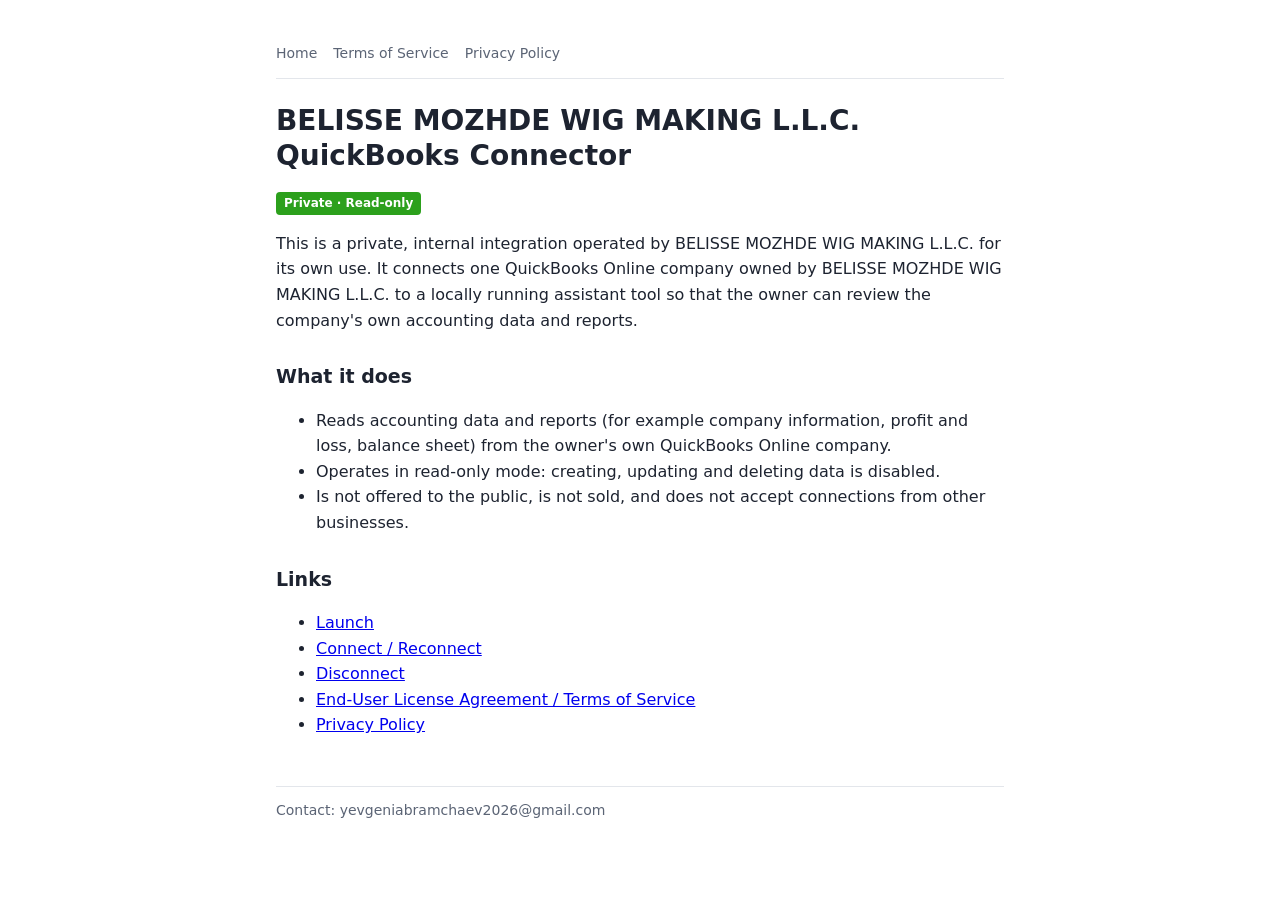
<file: index.html>
<!doctype html>
<html lang="en">
<head>
<meta charset="utf-8">
<meta name="viewport" content="width=device-width, initial-scale=1">
<title>BELISSE MOZHDE WIG MAKING L.L.C. QuickBooks Connector</title>
<link rel="stylesheet" href="style.css">
</head>
<body>
<main>
<header><a href="index.html">Home</a><a href="eula.html">Terms of Service</a><a href="privacy.html">Privacy Policy</a></header>
<h1>BELISSE MOZHDE WIG MAKING L.L.C. QuickBooks Connector</h1>
<p><span class="badge">Private · Read-only</span></p>
<p>This is a private, internal integration operated by BELISSE MOZHDE WIG MAKING L.L.C. for its own use. It connects one QuickBooks Online company owned by BELISSE MOZHDE WIG MAKING L.L.C. to a locally running assistant tool so that the owner can review the company's own accounting data and reports.</p>
<h2>What it does</h2>
<ul>
<li>Reads accounting data and reports (for example company information, profit and loss, balance sheet) from the owner's own QuickBooks Online company.</li>
<li>Operates in read-only mode: creating, updating and deleting data is disabled.</li>
<li>Is not offered to the public, is not sold, and does not accept connections from other businesses.</li>
</ul>
<h2>Links</h2>
<ul>
<li><a href="launch.html">Launch</a></li>
<li><a href="connect.html">Connect / Reconnect</a></li>
<li><a href="disconnect.html">Disconnect</a></li>
<li><a href="eula.html">End-User License Agreement / Terms of Service</a></li>
<li><a href="privacy.html">Privacy Policy</a></li>
</ul>
<footer>Contact: yevgeniabramchaev2026@gmail.com</footer>
</main>
</body>
</html>
</file>
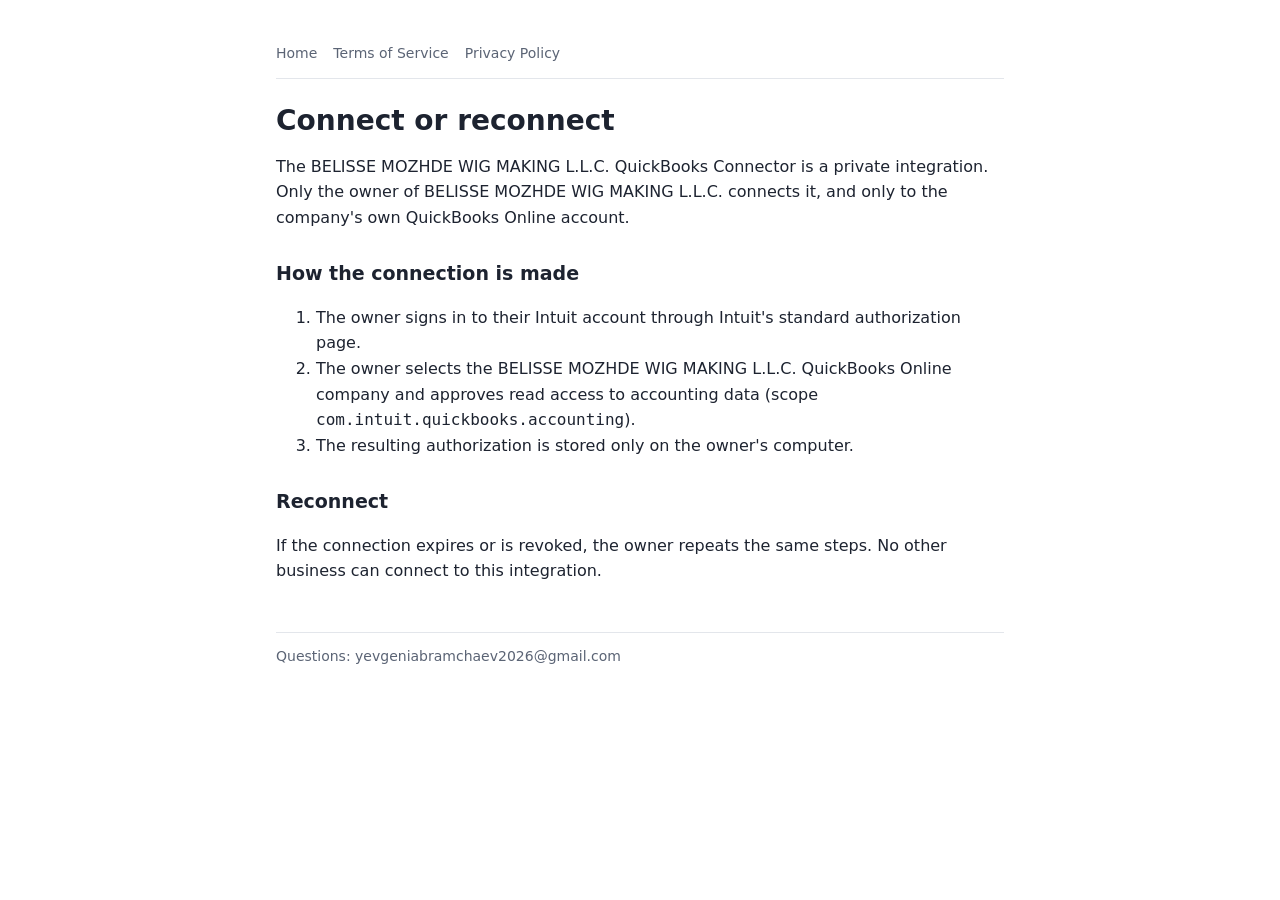
<file: connect.html>
<!doctype html>
<html lang="en">
<head>
<meta charset="utf-8">
<meta name="viewport" content="width=device-width, initial-scale=1">
<title>Connect or Reconnect</title>
<link rel="stylesheet" href="style.css">
</head>
<body>
<main>
<header><a href="index.html">Home</a><a href="eula.html">Terms of Service</a><a href="privacy.html">Privacy Policy</a></header>
<h1>Connect or reconnect</h1>
<p>The BELISSE MOZHDE WIG MAKING L.L.C. QuickBooks Connector is a private integration. Only the owner of BELISSE MOZHDE WIG MAKING L.L.C. connects it, and only to the company's own QuickBooks Online account.</p>
<h2>How the connection is made</h2>
<ol>
<li>The owner signs in to their Intuit account through Intuit's standard authorization page.</li>
<li>The owner selects the BELISSE MOZHDE WIG MAKING L.L.C. QuickBooks Online company and approves read access to accounting data (scope <code>com.intuit.quickbooks.accounting</code>).</li>
<li>The resulting authorization is stored only on the owner's computer.</li>
</ol>
<h2>Reconnect</h2>
<p>If the connection expires or is revoked, the owner repeats the same steps. No other business can connect to this integration.</p>
<footer>Questions: yevgeniabramchaev2026@gmail.com</footer>
</main>
</body>
</html>
</file>
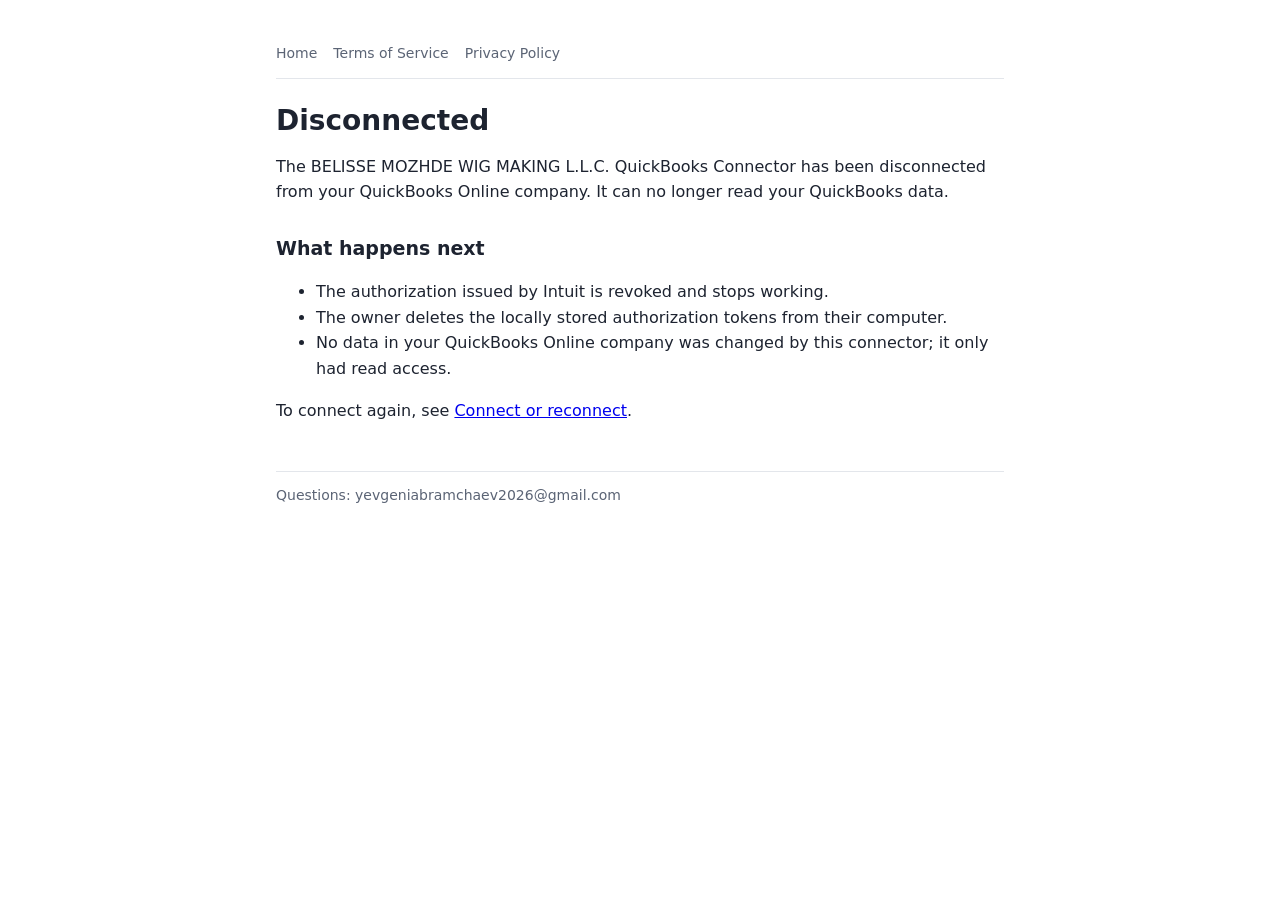
<file: disconnect.html>
<!doctype html>
<html lang="en">
<head>
<meta charset="utf-8">
<meta name="viewport" content="width=device-width, initial-scale=1">
<title>Disconnected</title>
<link rel="stylesheet" href="style.css">
</head>
<body>
<main>
<header><a href="index.html">Home</a><a href="eula.html">Terms of Service</a><a href="privacy.html">Privacy Policy</a></header>
<h1>Disconnected</h1>
<p>The BELISSE MOZHDE WIG MAKING L.L.C. QuickBooks Connector has been disconnected from your QuickBooks Online company. It can no longer read your QuickBooks data.</p>
<h2>What happens next</h2>
<ul>
<li>The authorization issued by Intuit is revoked and stops working.</li>
<li>The owner deletes the locally stored authorization tokens from their computer.</li>
<li>No data in your QuickBooks Online company was changed by this connector; it only had read access.</li>
</ul>
<p>To connect again, see <a href="connect.html">Connect or reconnect</a>.</p>
<footer>Questions: yevgeniabramchaev2026@gmail.com</footer>
</main>
</body>
</html>
</file>
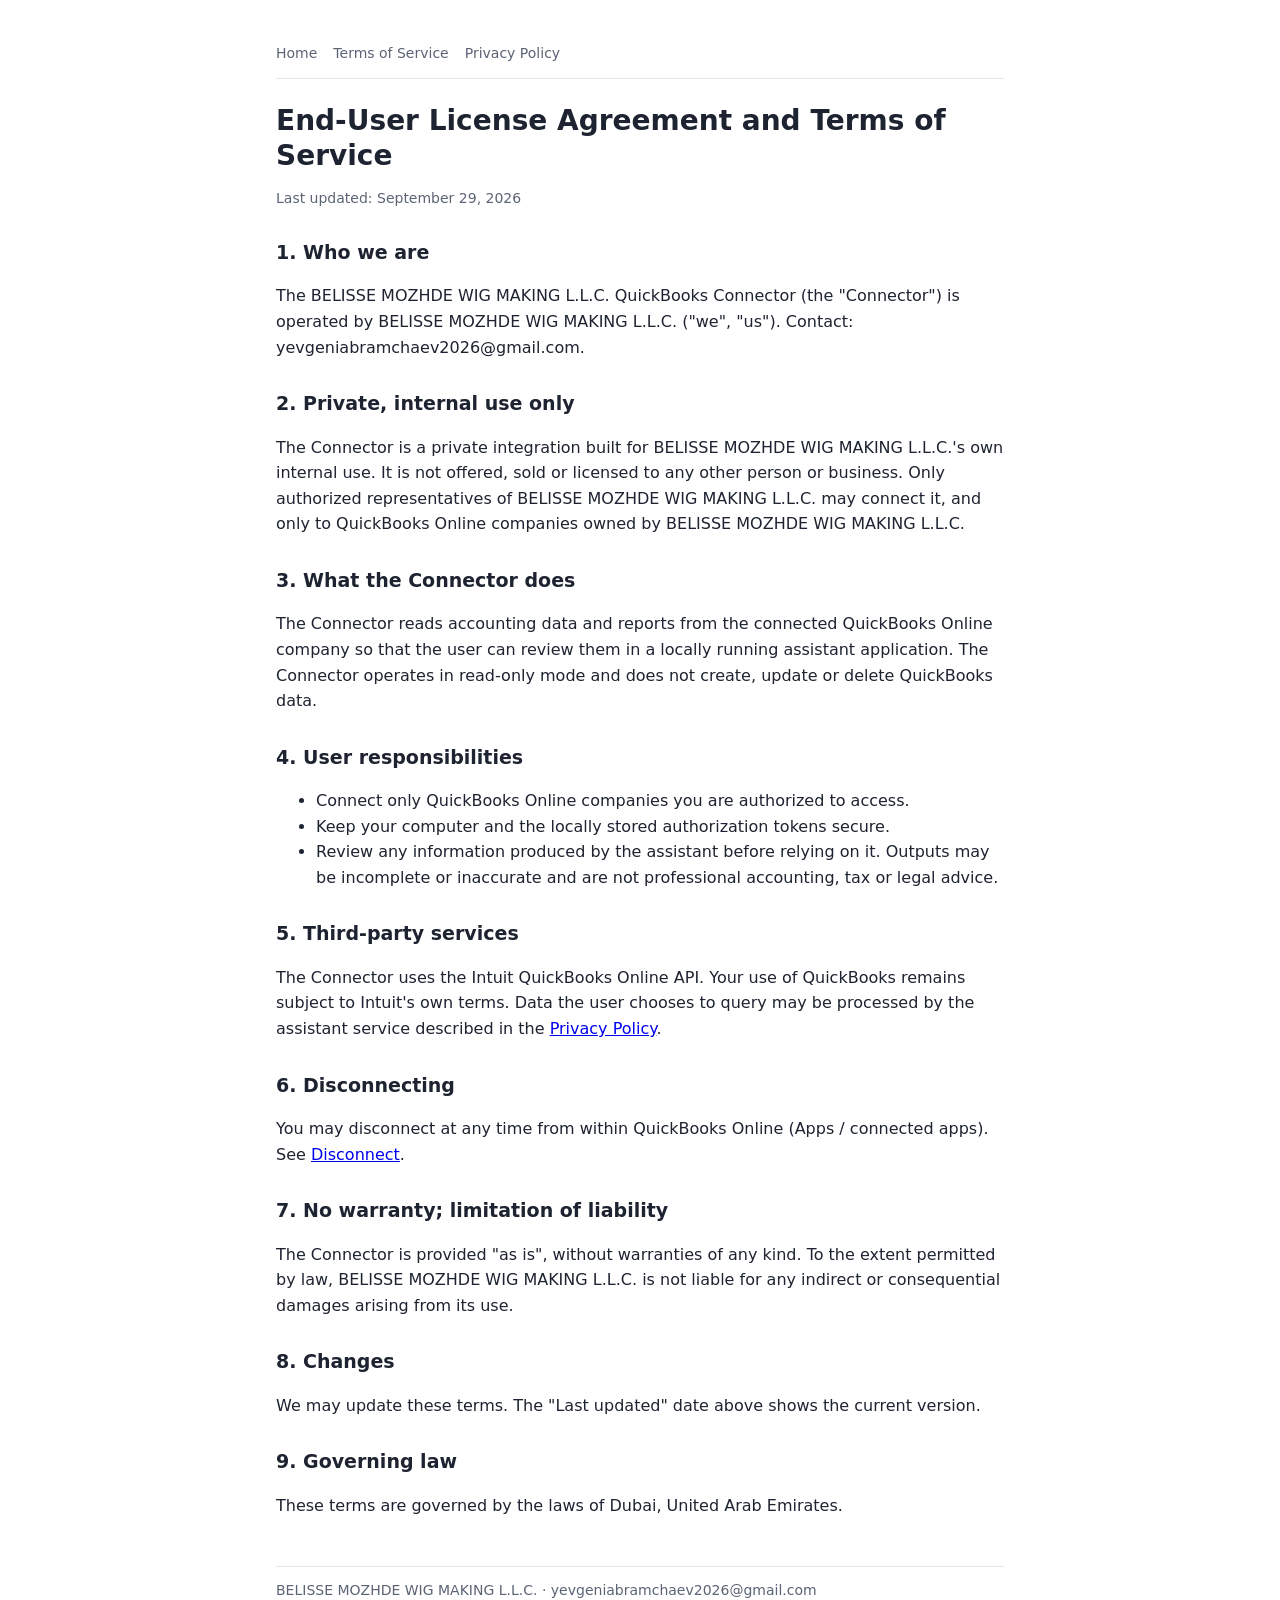
<file: eula.html>
<!doctype html>
<html lang="en">
<head>
<meta charset="utf-8">
<meta name="viewport" content="width=device-width, initial-scale=1">
<title>Terms of Service</title>
<link rel="stylesheet" href="style.css">
</head>
<body>
<main>
<header><a href="index.html">Home</a><a href="eula.html">Terms of Service</a><a href="privacy.html">Privacy Policy</a></header>
<h1>End-User License Agreement and Terms of Service</h1>
<p class="muted">Last updated: September 29, 2026</p>

<h2>1. Who we are</h2>
<p>The BELISSE MOZHDE WIG MAKING L.L.C. QuickBooks Connector (the "Connector") is operated by BELISSE MOZHDE WIG MAKING L.L.C. ("we", "us"). Contact: yevgeniabramchaev2026@gmail.com.</p>

<h2>2. Private, internal use only</h2>
<p>The Connector is a private integration built for BELISSE MOZHDE WIG MAKING L.L.C.'s own internal use. It is not offered, sold or licensed to any other person or business. Only authorized representatives of BELISSE MOZHDE WIG MAKING L.L.C. may connect it, and only to QuickBooks Online companies owned by BELISSE MOZHDE WIG MAKING L.L.C.</p>

<h2>3. What the Connector does</h2>
<p>The Connector reads accounting data and reports from the connected QuickBooks Online company so that the user can review them in a locally running assistant application. The Connector operates in read-only mode and does not create, update or delete QuickBooks data.</p>

<h2>4. User responsibilities</h2>
<ul>
<li>Connect only QuickBooks Online companies you are authorized to access.</li>
<li>Keep your computer and the locally stored authorization tokens secure.</li>
<li>Review any information produced by the assistant before relying on it. Outputs may be incomplete or inaccurate and are not professional accounting, tax or legal advice.</li>
</ul>

<h2>5. Third-party services</h2>
<p>The Connector uses the Intuit QuickBooks Online API. Your use of QuickBooks remains subject to Intuit's own terms. Data the user chooses to query may be processed by the assistant service described in the <a href="privacy.html">Privacy Policy</a>.</p>

<h2>6. Disconnecting</h2>
<p>You may disconnect at any time from within QuickBooks Online (Apps / connected apps). See <a href="disconnect.html">Disconnect</a>.</p>

<h2>7. No warranty; limitation of liability</h2>
<p>The Connector is provided "as is", without warranties of any kind. To the extent permitted by law, BELISSE MOZHDE WIG MAKING L.L.C. is not liable for any indirect or consequential damages arising from its use.</p>

<h2>8. Changes</h2>
<p>We may update these terms. The "Last updated" date above shows the current version.</p>

<h2>9. Governing law</h2>
<p>These terms are governed by the laws of Dubai, United Arab Emirates.</p>

<footer>BELISSE MOZHDE WIG MAKING L.L.C. · yevgeniabramchaev2026@gmail.com</footer>
</main>
</body>
</html>
</file>
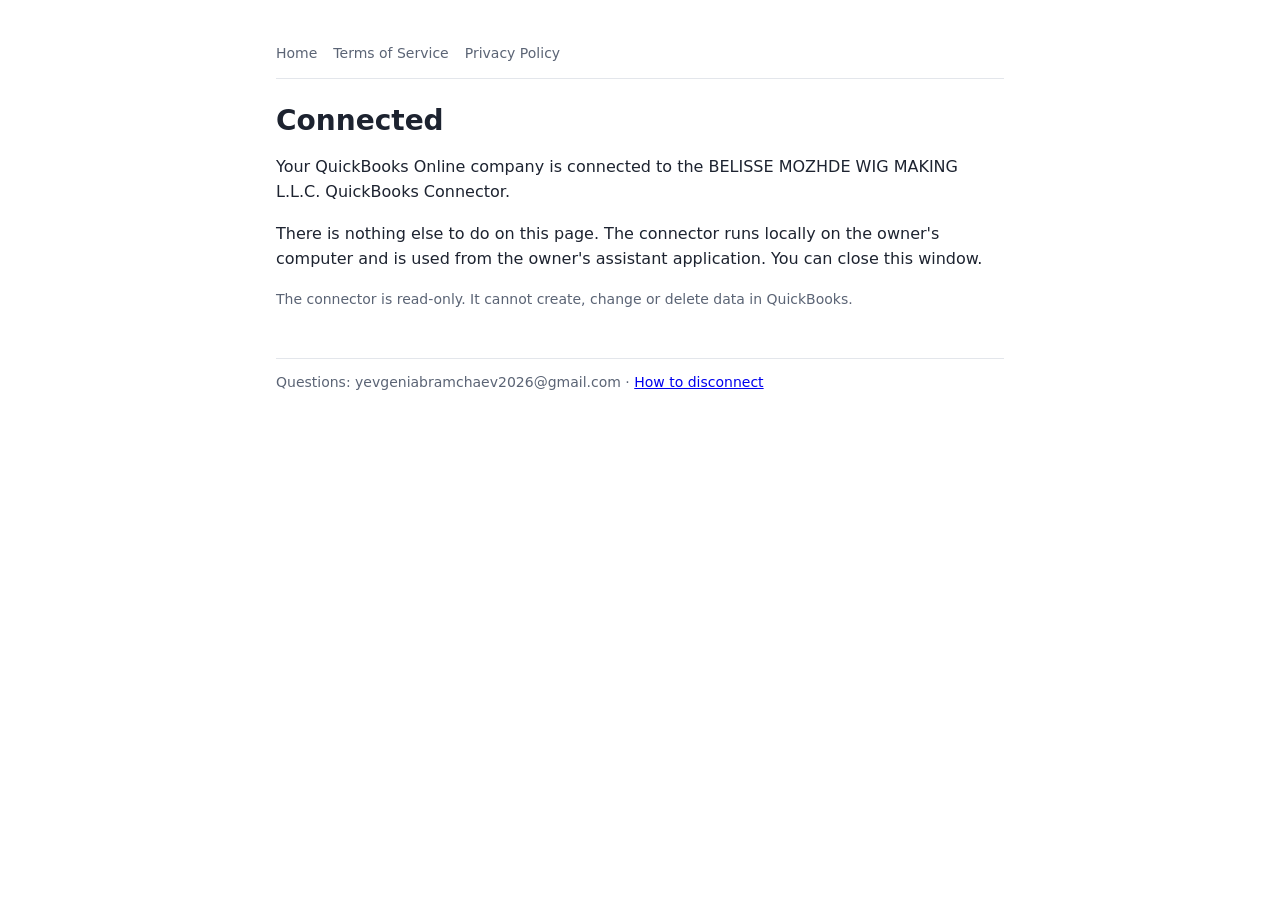
<file: launch.html>
<!doctype html>
<html lang="en">
<head>
<meta charset="utf-8">
<meta name="viewport" content="width=device-width, initial-scale=1">
<title>Connector Launch</title>
<link rel="stylesheet" href="style.css">
</head>
<body>
<main>
<header><a href="index.html">Home</a><a href="eula.html">Terms of Service</a><a href="privacy.html">Privacy Policy</a></header>
<h1>Connected</h1>
<p>Your QuickBooks Online company is connected to the BELISSE MOZHDE WIG MAKING L.L.C. QuickBooks Connector.</p>
<p>There is nothing else to do on this page. The connector runs locally on the owner's computer and is used from the owner's assistant application. You can close this window.</p>
<p class="muted">The connector is read-only. It cannot create, change or delete data in QuickBooks.</p>
<footer>Questions: yevgeniabramchaev2026@gmail.com · <a href="disconnect.html">How to disconnect</a></footer>
</main>
</body>
</html>
</file>
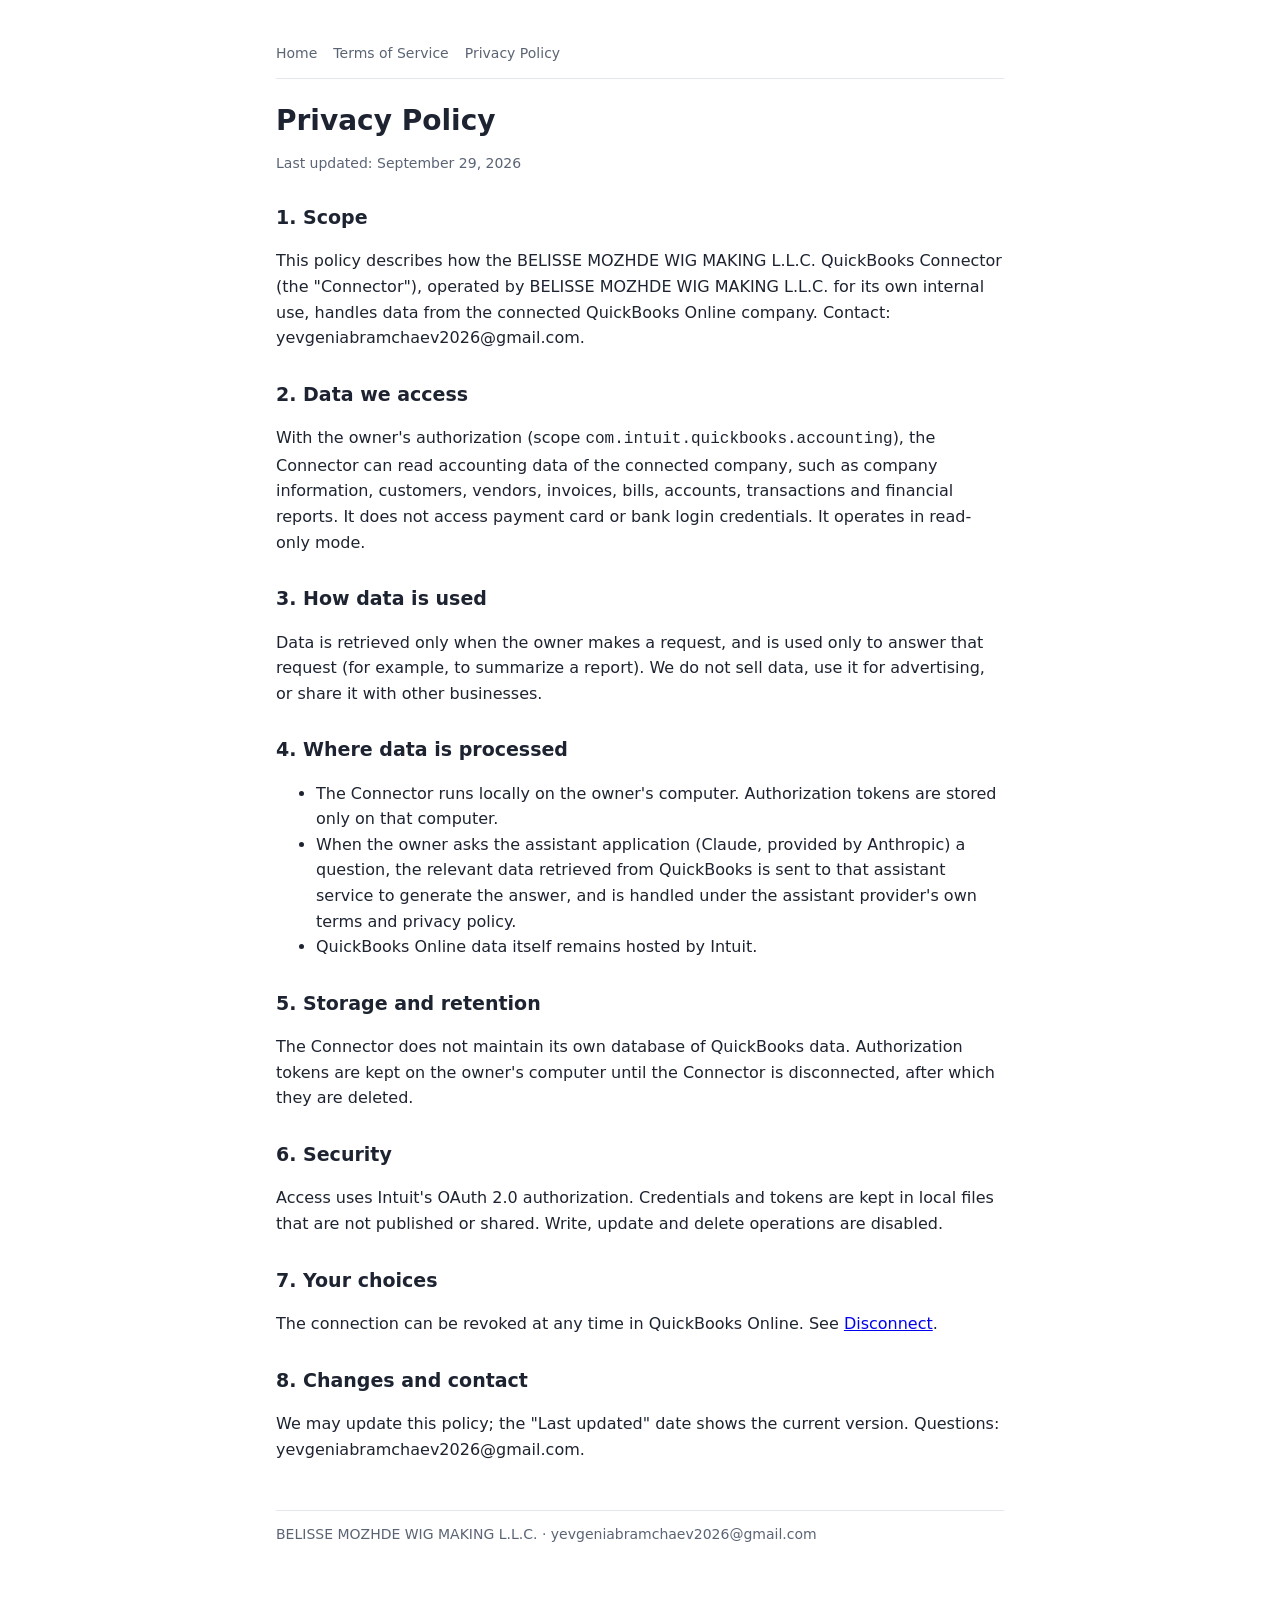
<file: privacy.html>
<!doctype html>
<html lang="en">
<head>
<meta charset="utf-8">
<meta name="viewport" content="width=device-width, initial-scale=1">
<title>Privacy Policy</title>
<link rel="stylesheet" href="style.css">
</head>
<body>
<main>
<header><a href="index.html">Home</a><a href="eula.html">Terms of Service</a><a href="privacy.html">Privacy Policy</a></header>
<h1>Privacy Policy</h1>
<p class="muted">Last updated: September 29, 2026</p>

<h2>1. Scope</h2>
<p>This policy describes how the BELISSE MOZHDE WIG MAKING L.L.C. QuickBooks Connector (the "Connector"), operated by BELISSE MOZHDE WIG MAKING L.L.C. for its own internal use, handles data from the connected QuickBooks Online company. Contact: yevgeniabramchaev2026@gmail.com.</p>

<h2>2. Data we access</h2>
<p>With the owner's authorization (scope <code>com.intuit.quickbooks.accounting</code>), the Connector can read accounting data of the connected company, such as company information, customers, vendors, invoices, bills, accounts, transactions and financial reports. It does not access payment card or bank login credentials. It operates in read-only mode.</p>

<h2>3. How data is used</h2>
<p>Data is retrieved only when the owner makes a request, and is used only to answer that request (for example, to summarize a report). We do not sell data, use it for advertising, or share it with other businesses.</p>

<h2>4. Where data is processed</h2>
<ul>
<li>The Connector runs locally on the owner's computer. Authorization tokens are stored only on that computer.</li>
<li>When the owner asks the assistant application (Claude, provided by Anthropic) a question, the relevant data retrieved from QuickBooks is sent to that assistant service to generate the answer, and is handled under the assistant provider's own terms and privacy policy.</li>
<li>QuickBooks Online data itself remains hosted by Intuit.</li>
</ul>

<h2>5. Storage and retention</h2>
<p>The Connector does not maintain its own database of QuickBooks data. Authorization tokens are kept on the owner's computer until the Connector is disconnected, after which they are deleted.</p>

<h2>6. Security</h2>
<p>Access uses Intuit's OAuth 2.0 authorization. Credentials and tokens are kept in local files that are not published or shared. Write, update and delete operations are disabled.</p>

<h2>7. Your choices</h2>
<p>The connection can be revoked at any time in QuickBooks Online. See <a href="disconnect.html">Disconnect</a>.</p>

<h2>8. Changes and contact</h2>
<p>We may update this policy; the "Last updated" date shows the current version. Questions: yevgeniabramchaev2026@gmail.com.</p>

<footer>BELISSE MOZHDE WIG MAKING L.L.C. · yevgeniabramchaev2026@gmail.com</footer>
</main>
</body>
</html>
</file>
<file: style.css>
:root { --bg: #ffffff; --fg: #1d2330; --muted: #5b6475; --accent: #2ca01c; --line: #e3e6eb; }
@media (prefers-color-scheme: dark) { :root { --bg: #14171c; --fg: #e8eaee; --muted: #9aa3b2; --line: #2a2f38; } }
* { box-sizing: border-box; }
body { margin: 0; background: var(--bg); color: var(--fg); font: 16px/1.6 system-ui, -apple-system, "Segoe UI", Roboto, sans-serif; }
main { max-width: 760px; margin: 0 auto; padding: 40px 16px 64px; }
header { border-bottom: 1px solid var(--line); margin-bottom: 24px; padding-bottom: 12px; }
header a { color: var(--muted); text-decoration: none; margin-right: 16px; font-size: 14px; }
h1 { font-size: 28px; line-height: 1.25; margin: 0 0 8px; }
h2 { font-size: 19px; margin: 28px 0 8px; }
p, li { color: var(--fg); }
.muted { color: var(--muted); font-size: 14px; }
.badge { display: inline-block; font-size: 12px; font-weight: 600; color: #fff; background: var(--accent); border-radius: 4px; padding: 2px 8px; }
footer { margin-top: 48px; border-top: 1px solid var(--line); padding-top: 12px; color: var(--muted); font-size: 14px; }
</file>
